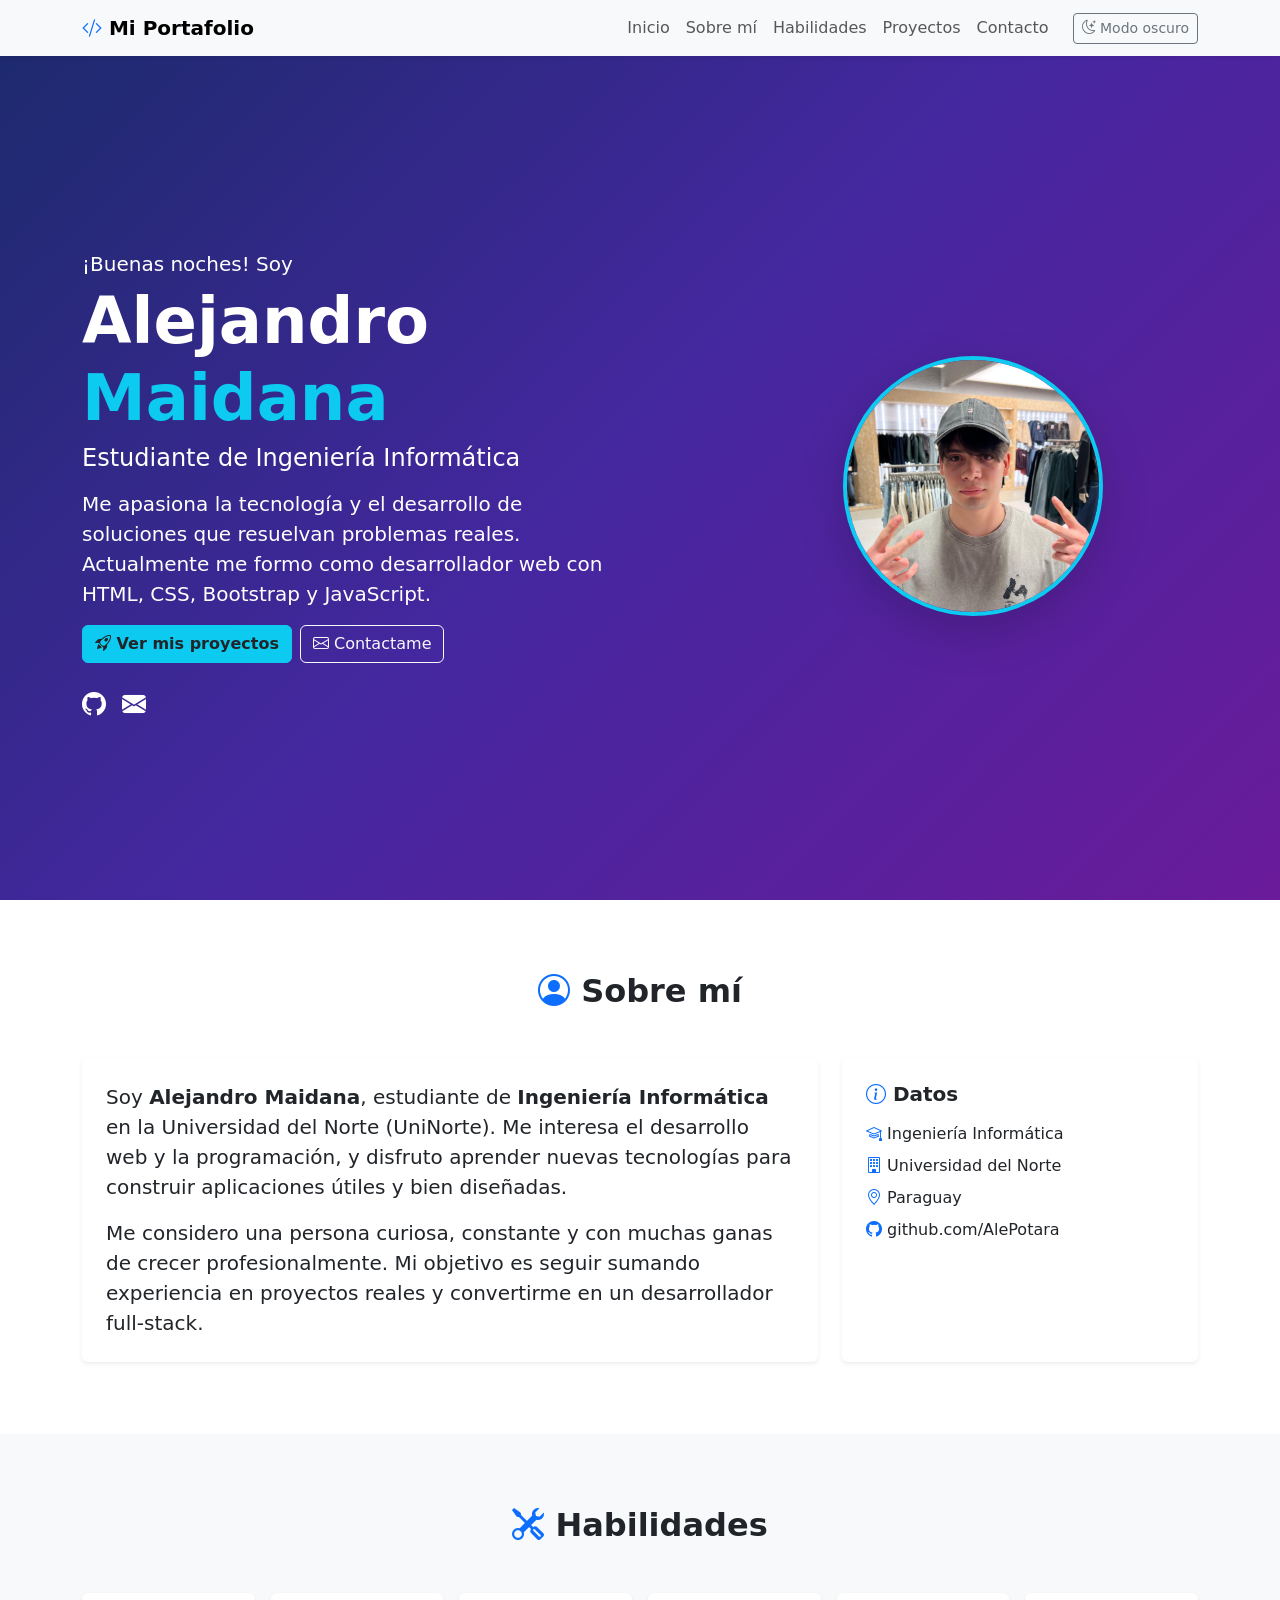
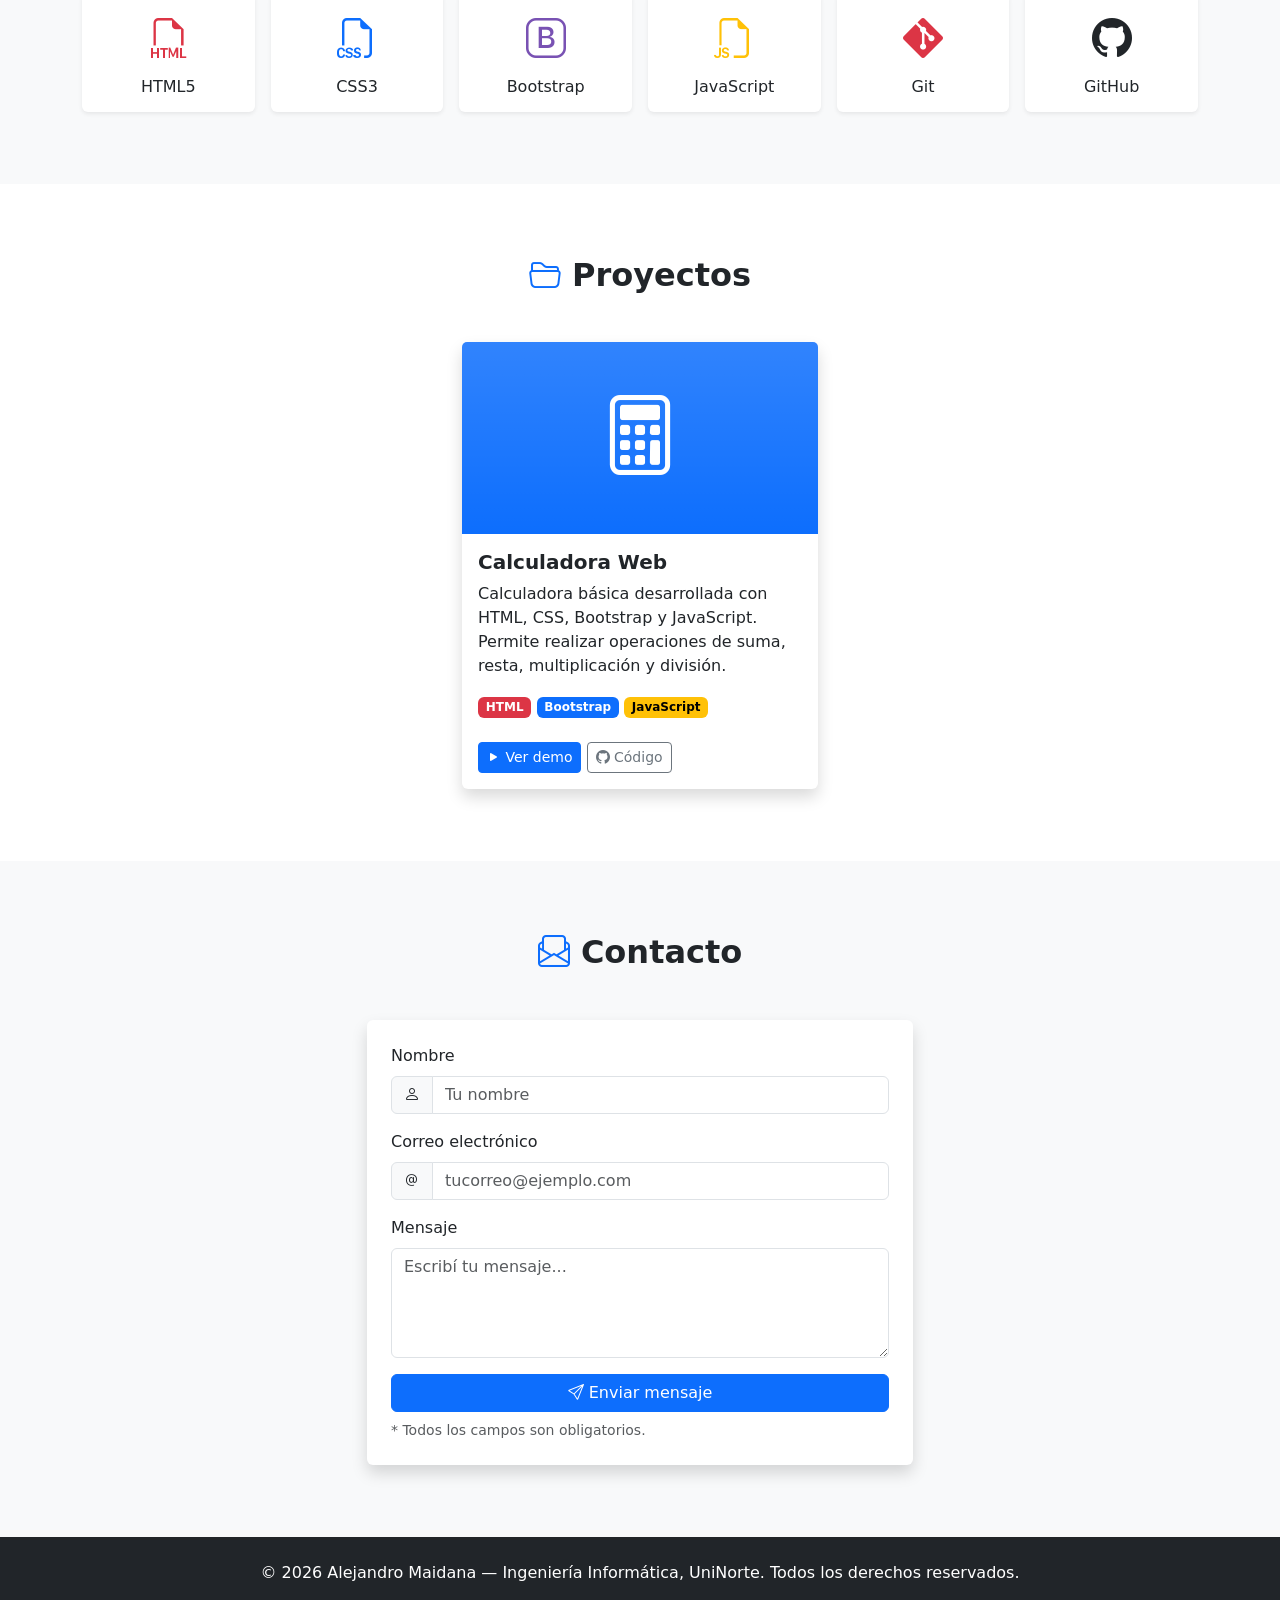
<file: index.html>
<!DOCTYPE html>
<html lang="es" data-bs-theme="light">
<head>
  <meta charset="UTF-8">
  <meta name="viewport" content="width=device-width, initial-scale=1.0">
  <meta name="description" content="Portafolio personal de Alejandro Maidana - Estudiante de Ingeniería Informática">
  <meta name="author" content="Alejandro Maidana">
  <title>Alejandro Maidana | Portafolio</title>

  <!-- Bootstrap 5 CDN -->
  <link href="https://cdn.jsdelivr.net/npm/bootstrap@5.3.3/dist/css/bootstrap.min.css" rel="stylesheet">
  <!-- Bootstrap Icons CDN -->
  <link href="https://cdn.jsdelivr.net/npm/bootstrap-icons@1.11.3/font/bootstrap-icons.min.css" rel="stylesheet">
  <!-- Estilos propios -->
  <link href="css/estilos.css" rel="stylesheet">
</head>
<body>

  <!-- ===== NAVBAR ===== -->
  <header>
    <nav class="navbar navbar-expand-lg bg-body-tertiary fixed-top shadow-sm">
      <div class="container">
        <a class="navbar-brand fw-bold" href="#inicio">
          <i class="bi bi-code-slash text-primary"></i> Mi Portafolio
        </a>
        <button class="navbar-toggler" type="button" data-bs-toggle="collapse" data-bs-target="#menuNav"
                aria-controls="menuNav" aria-expanded="false" aria-label="Abrir menú">
          <span class="navbar-toggler-icon"></span>
        </button>
        <div class="collapse navbar-collapse" id="menuNav">
          <ul class="navbar-nav ms-auto mb-2 mb-lg-0">
            <li class="nav-item"><a class="nav-link" href="#inicio">Inicio</a></li>
            <li class="nav-item"><a class="nav-link" href="#sobre-mi">Sobre mí</a></li>
            <li class="nav-item"><a class="nav-link" href="#habilidades">Habilidades</a></li>
            <li class="nav-item"><a class="nav-link" href="#proyectos">Proyectos</a></li>
            <li class="nav-item"><a class="nav-link" href="#contacto">Contacto</a></li>
          </ul>
          <button id="btnTema" class="btn btn-outline-secondary btn-sm ms-lg-3 mt-2 mt-lg-0" type="button">
            <i class="bi bi-moon-stars" id="iconoTema"></i> <span id="textoTema">Modo oscuro</span>
          </button>
        </div>
      </div>
    </nav>
  </header>

  <main>

    <!-- ===== INICIO (HOME) ===== -->
    <section id="inicio" class="hero d-flex align-items-center text-white">
      <div class="container py-5">
        <div class="row align-items-center g-4 py-5">
          <div class="col-lg-7 text-center text-lg-start">
            <p id="saludo" class="lead mb-1">Hola, soy</p>
            <h1 class="display-3 fw-bold">Alejandro <span class="text-info">Maidana</span></h1>
            <h2 class="h4 fw-light mb-3">Estudiante de Ingeniería Informática</h2>
            <p class="lead col-lg-10 mx-auto mx-lg-0">
              Me apasiona la tecnología y el desarrollo de soluciones que resuelvan
              problemas reales. Actualmente me formo como desarrollador web con
              HTML, CSS, Bootstrap y JavaScript.
            </p>
            <div class="d-flex gap-2 justify-content-center justify-content-lg-start flex-wrap">
              <a href="#proyectos" class="btn btn-info text-dark fw-semibold">
                <i class="bi bi-rocket-takeoff"></i> Ver mis proyectos
              </a>
              <a href="#contacto" class="btn btn-outline-light">
                <i class="bi bi-envelope"></i> Contactame
              </a>
            </div>
            <div class="mt-4 d-flex gap-3 justify-content-center justify-content-lg-start fs-4">
              <a href="https://github.com/AlePotara" target="_blank" rel="noopener" class="text-white" aria-label="GitHub">
                <i class="bi bi-github"></i>
              </a>
              <a href="#contacto" class="text-white" aria-label="Correo">
                <i class="bi bi-envelope-fill"></i>
              </a>
            </div>
          </div>
          <div class="col-lg-5 text-center">
            <img src="img/Avatar.jpeg" alt="Avatar de Alejandro Maidana" class="avatar-hero rounded-circle border border-4 border-info shadow-lg">
          </div>
        </div>
      </div>
    </section>

    <!-- ===== SOBRE MÍ ===== -->
    <section id="sobre-mi" class="py-5">
      <div class="container py-4">
        <h2 class="text-center fw-bold mb-5"><i class="bi bi-person-circle text-primary"></i> Sobre mí</h2>
        <div class="row justify-content-center g-4">
          <div class="col-md-8">
            <div class="card shadow-sm border-0">
              <div class="card-body p-4">
                <p class="card-text fs-5">
                  Soy <strong>Alejandro Maidana</strong>, estudiante de <strong>Ingeniería
                  Informática</strong> en la Universidad del Norte (UniNorte). Me interesa
                  el desarrollo web y la programación, y disfruto aprender nuevas
                  tecnologías para construir aplicaciones útiles y bien diseñadas.
                </p>
                <p class="card-text fs-5 mb-0">
                  Me considero una persona curiosa, constante y con muchas ganas de
                  crecer profesionalmente. Mi objetivo es seguir sumando experiencia en
                  proyectos reales y convertirme en un desarrollador full-stack.
                </p>
              </div>
            </div>
          </div>
          <div class="col-md-4">
            <div class="card shadow-sm border-0 h-100">
              <div class="card-body p-4">
                <h3 class="h5 fw-bold mb-3"><i class="bi bi-info-circle text-primary"></i> Datos</h3>
                <ul class="list-unstyled mb-0 fs-6">
                  <li class="mb-2"><i class="bi bi-mortarboard text-primary"></i> Ingeniería Informática</li>
                  <li class="mb-2"><i class="bi bi-building text-primary"></i> Universidad del Norte</li>
                  <li class="mb-2"><i class="bi bi-geo-alt text-primary"></i> Paraguay</li>
                  <li class="mb-0"><i class="bi bi-github text-primary"></i> github.com/AlePotara</li>
                </ul>
              </div>
            </div>
          </div>
        </div>
      </div>
    </section>

    <!-- ===== HABILIDADES ===== -->
    <section id="habilidades" class="py-5 bg-body-tertiary">
      <div class="container py-4">
        <h2 class="text-center fw-bold mb-5"><i class="bi bi-tools text-primary"></i> Habilidades</h2>
        <div class="row row-cols-2 row-cols-md-3 row-cols-lg-6 g-3 text-center">
          <div class="col">
            <div class="card h-100 shadow-sm border-0 tarjeta-skill">
              <div class="card-body">
                <i class="bi bi-filetype-html fs-1 text-danger"></i>
                <h3 class="h6 mt-2 mb-0">HTML5</h3>
              </div>
            </div>
          </div>
          <div class="col">
            <div class="card h-100 shadow-sm border-0 tarjeta-skill">
              <div class="card-body">
                <i class="bi bi-filetype-css fs-1 text-primary"></i>
                <h3 class="h6 mt-2 mb-0">CSS3</h3>
              </div>
            </div>
          </div>
          <div class="col">
            <div class="card h-100 shadow-sm border-0 tarjeta-skill">
              <div class="card-body">
                <i class="bi bi-bootstrap fs-1 text-purple"></i>
                <h3 class="h6 mt-2 mb-0">Bootstrap</h3>
              </div>
            </div>
          </div>
          <div class="col">
            <div class="card h-100 shadow-sm border-0 tarjeta-skill">
              <div class="card-body">
                <i class="bi bi-filetype-js fs-1 text-warning"></i>
                <h3 class="h6 mt-2 mb-0">JavaScript</h3>
              </div>
            </div>
          </div>
          <div class="col">
            <div class="card h-100 shadow-sm border-0 tarjeta-skill">
              <div class="card-body">
                <i class="bi bi-git fs-1 text-danger"></i>
                <h3 class="h6 mt-2 mb-0">Git</h3>
              </div>
            </div>
          </div>
          <div class="col">
            <div class="card h-100 shadow-sm border-0 tarjeta-skill">
              <div class="card-body">
                <i class="bi bi-github fs-1"></i>
                <h3 class="h6 mt-2 mb-0">GitHub</h3>
              </div>
            </div>
          </div>
        </div>
      </div>
    </section>

    <!-- ===== PROYECTOS ===== -->
    <section id="proyectos" class="py-5">
      <div class="container py-4">
        <h2 class="text-center fw-bold mb-5"><i class="bi bi-folder2-open text-primary"></i> Proyectos</h2>
        <div class="row justify-content-center g-4">
          <div class="col-md-6 col-lg-4">
            <div class="card h-100 shadow border-0 tarjeta-proyecto">
              <div class="card-img-top bg-primary bg-gradient text-center py-5">
                <i class="bi bi-calculator display-1 text-white"></i>
              </div>
              <div class="card-body">
                <h3 class="h5 card-title fw-bold">Calculadora Web</h3>
                <p class="card-text">
                  Calculadora básica desarrollada con HTML, CSS, Bootstrap y JavaScript.
                  Permite realizar operaciones de suma, resta, multiplicación y división.
                </p>
                <span class="badge text-bg-danger">HTML</span>
                <span class="badge text-bg-primary">Bootstrap</span>
                <span class="badge text-bg-warning">JavaScript</span>
              </div>
              <div class="card-footer bg-transparent border-0 pb-3">
                <a href="calculadora.html" class="btn btn-primary btn-sm">
                  <i class="bi bi-play-fill"></i> Ver demo
                </a>
                <a href="https://github.com/AlePotara/portafolio" target="_blank" rel="noopener" class="btn btn-outline-secondary btn-sm">
                  <i class="bi bi-github"></i> Código
                </a>
              </div>
            </div>
          </div>
        </div>
      </div>
    </section>

    <!-- ===== CONTACTO ===== -->
    <section id="contacto" class="py-5 bg-body-tertiary">
      <div class="container py-4">
        <h2 class="text-center fw-bold mb-5"><i class="bi bi-envelope-paper text-primary"></i> Contacto</h2>
        <div class="row justify-content-center">
          <div class="col-md-8 col-lg-6">
            <div class="card shadow border-0">
              <div class="card-body p-4">
                <form id="formContacto" novalidate>
                  <div class="mb-3">
                    <label for="nombre" class="form-label">Nombre</label>
                    <div class="input-group">
                      <span class="input-group-text"><i class="bi bi-person"></i></span>
                      <input type="text" class="form-control" id="nombre" placeholder="Tu nombre">
                    </div>
                    <div class="invalid-feedback d-block" id="errorNombre"></div>
                  </div>
                  <div class="mb-3">
                    <label for="correo" class="form-label">Correo electrónico</label>
                    <div class="input-group">
                      <span class="input-group-text"><i class="bi bi-at"></i></span>
                      <input type="email" class="form-control" id="correo" placeholder="tucorreo@ejemplo.com">
                    </div>
                    <div class="invalid-feedback d-block" id="errorCorreo"></div>
                  </div>
                  <div class="mb-3">
                    <label for="mensaje" class="form-label">Mensaje</label>
                    <textarea class="form-control" id="mensaje" rows="4" placeholder="Escribí tu mensaje..."></textarea>
                    <div class="invalid-feedback d-block" id="errorMensaje"></div>
                  </div>
                  <div class="d-grid">
                    <button type="submit" class="btn btn-primary">
                      <i class="bi bi-send"></i> Enviar mensaje
                    </button>
                  </div>
                  <p class="text-body-secondary small mt-2 mb-0">* Todos los campos son obligatorios.</p>
                </form>
                <div id="alertaExito" class="alert alert-success mt-3 d-none" role="alert">
                  <i class="bi bi-check-circle"></i> ¡Gracias! Tu mensaje fue enviado correctamente.
                </div>
              </div>
            </div>
          </div>
        </div>
      </div>
    </section>

  </main>

  <!-- ===== FOOTER ===== -->
  <footer class="py-4 bg-dark text-white text-center">
    <div class="container">
      <p class="mb-0">© <span id="anio"></span> Alejandro Maidana — Ingeniería Informática, UniNorte. Todos los derechos reservados.</p>
    </div>
  </footer>

  <!-- Bootstrap JS (bundle con Popper) -->
  <script src="https://cdn.jsdelivr.net/npm/bootstrap@5.3.3/dist/js/bootstrap.bundle.min.js"></script>
  <!-- Script propio -->
  <script src="js/script.js"></script>
</body>
</html>
</file>
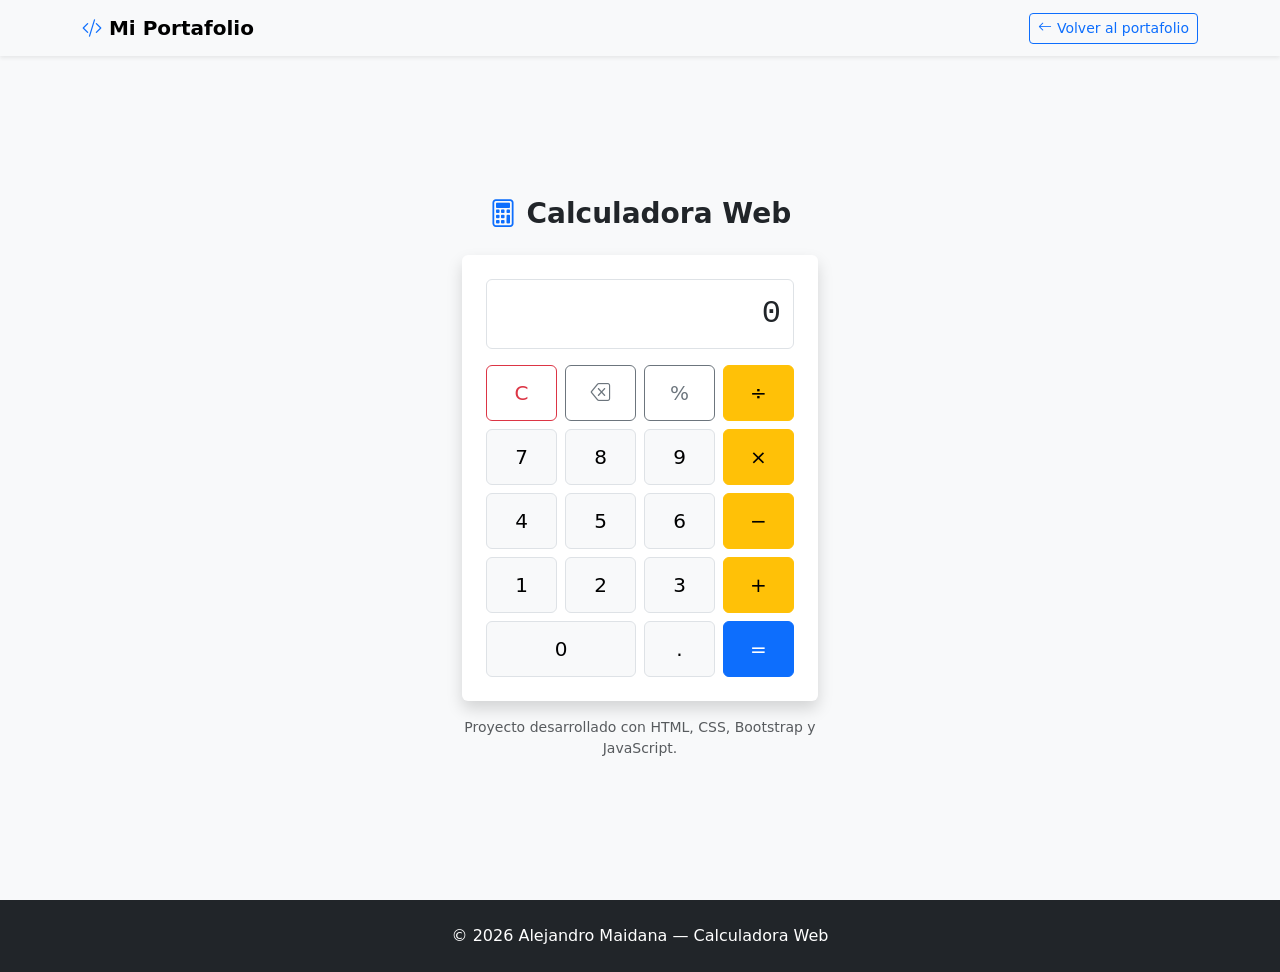
<file: calculadora.html>
<!DOCTYPE html>
<html lang="es" data-bs-theme="light">
<head>
  <meta charset="UTF-8">
  <meta name="viewport" content="width=device-width, initial-scale=1.0">
  <meta name="description" content="Calculadora Web - Proyecto de Alejandro Maidana">
  <meta name="author" content="Alejandro Maidana">
  <title>Calculadora Web | Alejandro Maidana</title>

  <!-- Bootstrap 5 CDN -->
  <link href="https://cdn.jsdelivr.net/npm/bootstrap@5.3.3/dist/css/bootstrap.min.css" rel="stylesheet">
  <!-- Bootstrap Icons CDN -->
  <link href="https://cdn.jsdelivr.net/npm/bootstrap-icons@1.11.3/font/bootstrap-icons.min.css" rel="stylesheet">
  <!-- Estilos propios -->
  <link href="css/estilos.css" rel="stylesheet">
</head>
<body class="bg-body-tertiary">

  <header>
    <nav class="navbar navbar-expand-lg bg-body-tertiary fixed-top shadow-sm">
      <div class="container">
        <a class="navbar-brand fw-bold" href="index.html">
          <i class="bi bi-code-slash text-primary"></i> Mi Portafolio
        </a>
        <a href="index.html#proyectos" class="btn btn-outline-primary btn-sm">
          <i class="bi bi-arrow-left"></i> Volver al portafolio
        </a>
      </div>
    </nav>
  </header>

  <main class="d-flex align-items-center" style="min-height: 100vh; padding-top: 72px;">
    <div class="container py-5">
      <div class="row justify-content-center">
        <div class="col-md-6 col-lg-4">
          <h1 class="text-center fw-bold mb-4 h3">
            <i class="bi bi-calculator text-primary"></i> Calculadora Web
          </h1>
          <div class="card shadow border-0">
            <div class="card-body p-4">

              <!-- Pantalla -->
              <input type="text" id="pantalla" class="form-control pantalla-calc mb-3" value="0" readonly aria-label="Pantalla de la calculadora">

              <!-- Botones -->
              <div class="row g-2">
                <div class="col-3"><button class="btn btn-outline-danger w-100 btn-calc" onclick="limpiar()">C</button></div>
                <div class="col-3"><button class="btn btn-outline-secondary w-100 btn-calc" onclick="borrarUltimo()"><i class="bi bi-backspace"></i></button></div>
                <div class="col-3"><button class="btn btn-outline-secondary w-100 btn-calc" onclick="agregar('%')">%</button></div>
                <div class="col-3"><button class="btn btn-warning w-100 btn-calc" onclick="agregar('/')">÷</button></div>

                <div class="col-3"><button class="btn btn-light border w-100 btn-calc" onclick="agregar('7')">7</button></div>
                <div class="col-3"><button class="btn btn-light border w-100 btn-calc" onclick="agregar('8')">8</button></div>
                <div class="col-3"><button class="btn btn-light border w-100 btn-calc" onclick="agregar('9')">9</button></div>
                <div class="col-3"><button class="btn btn-warning w-100 btn-calc" onclick="agregar('*')">×</button></div>

                <div class="col-3"><button class="btn btn-light border w-100 btn-calc" onclick="agregar('4')">4</button></div>
                <div class="col-3"><button class="btn btn-light border w-100 btn-calc" onclick="agregar('5')">5</button></div>
                <div class="col-3"><button class="btn btn-light border w-100 btn-calc" onclick="agregar('6')">6</button></div>
                <div class="col-3"><button class="btn btn-warning w-100 btn-calc" onclick="agregar('-')">−</button></div>

                <div class="col-3"><button class="btn btn-light border w-100 btn-calc" onclick="agregar('1')">1</button></div>
                <div class="col-3"><button class="btn btn-light border w-100 btn-calc" onclick="agregar('2')">2</button></div>
                <div class="col-3"><button class="btn btn-light border w-100 btn-calc" onclick="agregar('3')">3</button></div>
                <div class="col-3"><button class="btn btn-warning w-100 btn-calc" onclick="agregar('+')">+</button></div>

                <div class="col-6"><button class="btn btn-light border w-100 btn-calc" onclick="agregar('0')">0</button></div>
                <div class="col-3"><button class="btn btn-light border w-100 btn-calc" onclick="agregar('.')">.</button></div>
                <div class="col-3"><button class="btn btn-primary w-100 btn-calc" onclick="calcular()">=</button></div>
              </div>

            </div>
          </div>
          <p class="text-center text-body-secondary small mt-3">
            Proyecto desarrollado con HTML, CSS, Bootstrap y JavaScript.
          </p>
        </div>
      </div>
    </div>
  </main>

  <footer class="py-4 bg-dark text-white text-center">
    <div class="container">
      <p class="mb-0">© <span id="anio"></span> Alejandro Maidana — Calculadora Web</p>
    </div>
  </footer>

  <!-- Bootstrap JS (bundle con Popper) -->
  <script src="https://cdn.jsdelivr.net/npm/bootstrap@5.3.3/dist/js/bootstrap.bundle.min.js"></script>
  <!-- Script de la calculadora -->
  <script src="js/calculadora.js"></script>
</body>
</html>
</file>
<file: css/estilos.css>
/* ============================================
   Estilos propios - Portafolio Alejandro Maidana
   ============================================ */

/* Compensa la altura del navbar fijo al navegar con anclas */
html {
  scroll-behavior: smooth;
  scroll-padding-top: 72px;
}

/* ----- Sección Inicio (hero) ----- */
.hero {
  min-height: 100vh;
  background: linear-gradient(135deg, #1b2a6b 0%, #4527a0 50%, #6a1b9a 100%);
  padding-top: 72px;
}

.avatar-hero {
  width: 260px;
  height: 260px;
  max-width: 70%;
  object-fit: cover;
  background-color: #fff;
}

/* ----- Tarjetas de habilidades y proyectos ----- */
.tarjeta-skill,
.tarjeta-proyecto {
  transition: transform 0.2s ease, box-shadow 0.2s ease;
}

.tarjeta-skill:hover,
.tarjeta-proyecto:hover {
  transform: translateY(-6px);
  box-shadow: 0 0.75rem 1.5rem rgba(0, 0, 0, 0.25) !important;
}

/* Color morado para el ícono de Bootstrap */
.text-purple {
  color: #7952b3;
}

/* ----- Ajustes de modo oscuro ----- */
[data-bs-theme="dark"] .hero {
  background: linear-gradient(135deg, #0d1333 0%, #241458 50%, #3c1060 100%);
}

[data-bs-theme="dark"] .card {
  background-color: #1c2333;
}

/* ----- Calculadora ----- */
.pantalla-calc {
  font-size: 2rem;
  text-align: right;
  font-family: "Courier New", monospace;
  min-height: 70px;
}

.btn-calc {
  font-size: 1.25rem;
  padding: 0.75rem 0;
}
</file>
